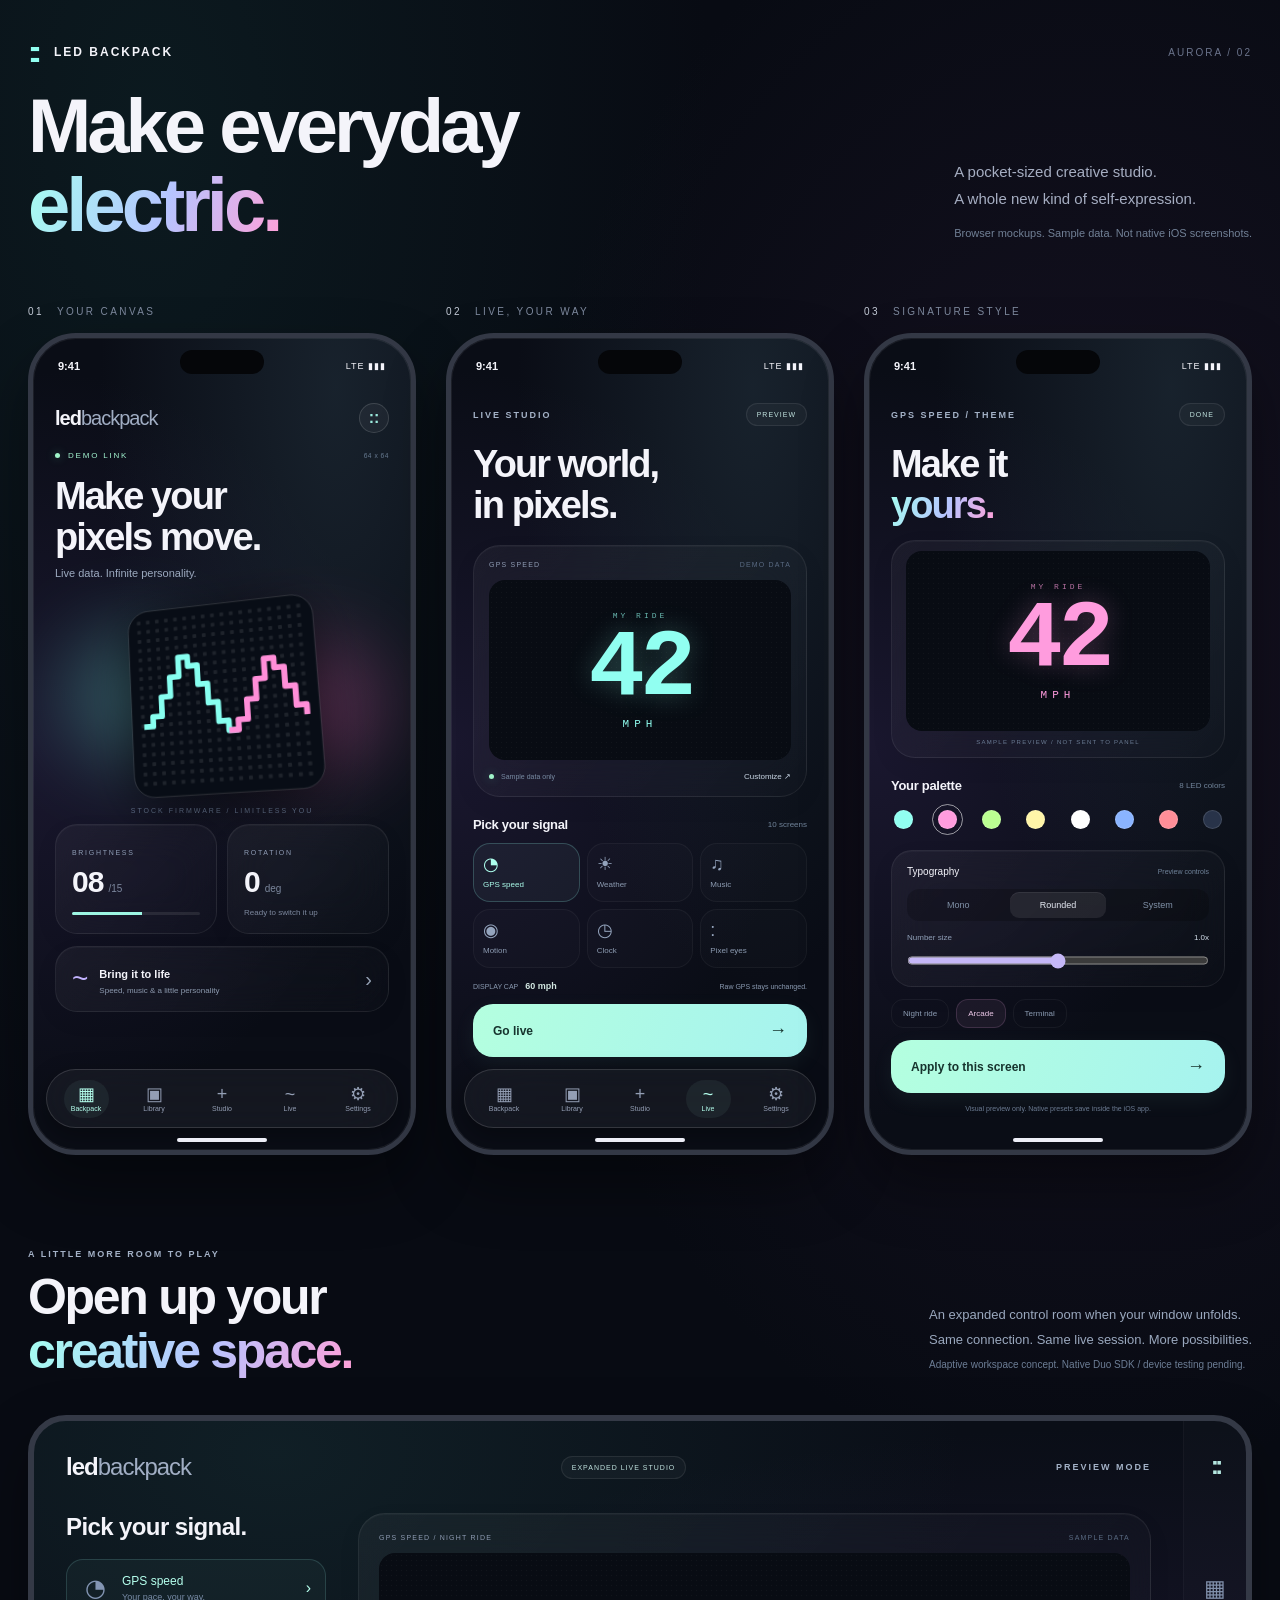
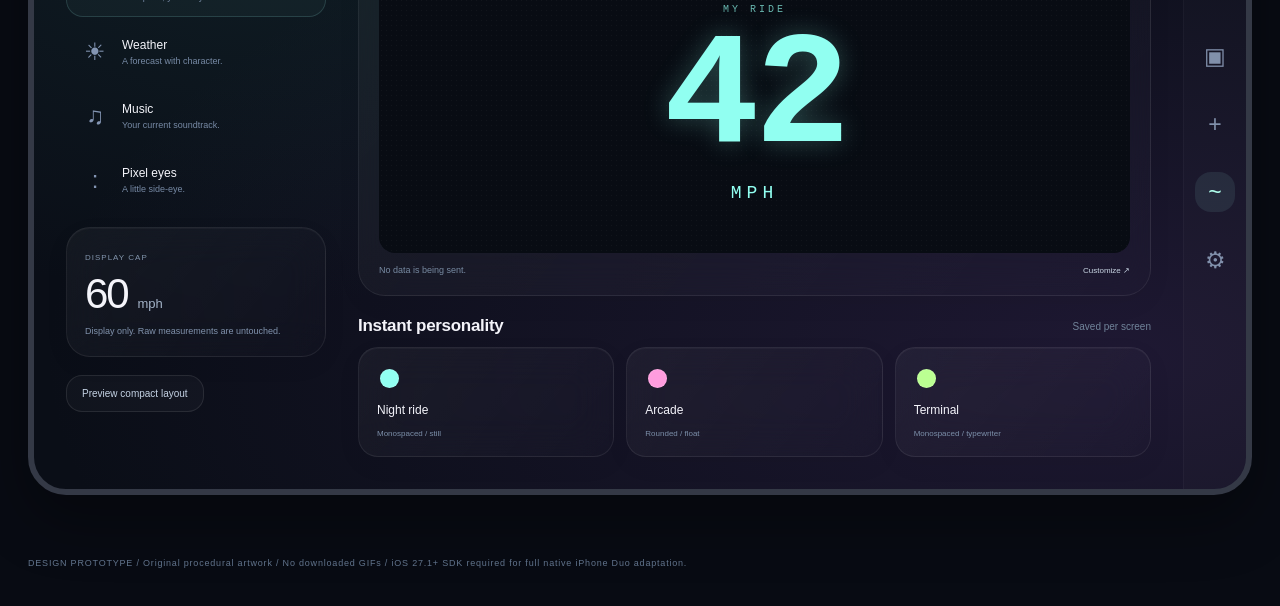
<file: ios/Prototype/index.html>
<!doctype html>
<html lang="en">
<head>
  <meta charset="utf-8">
  <meta name="viewport" content="width=device-width, initial-scale=1">
  <title>LED Backpack - Aurora design preview</title>
  <link rel="stylesheet" href="ios-prototype.css">
</head>
<body>
  <header class="masthead">
    <div class="brand"><span class="brand-icon">::</span> LED BACKPACK <span class="version">AURORA / 02</span></div>
    <div class="editorial"><h1>Make everyday<br><em>electric.</em></h1><p>A pocket-sized creative studio.<br>A whole new kind of self-expression.<br><span class="disclaimer">Browser mockups. Sample data. Not native iOS screenshots.</span></p></div>
  </header>
  <main>
    <section id="overview" aria-label="Modern iOS prototype screens">
      <article>
        <div class="screen-label"><span>01</span> YOUR CANVAS</div>
        <div class="phone backpack">
          <div class="statusbar"><b>9:41</b><i></i><span>LTE &#9646;&#9646;&#9646;</span></div>
          <div class="phone-content">
            <div class="topline"><span class="wordmark">led<span>backpack</span></span><span class="icon-orb">::</span></div>
            <div class="connection-chip"><span class="status-dot"></span> DEMO LINK <small>64 x 64</small></div>
            <h2>Make your<br>pixels move.</h2>
            <p class="intro">Live data. Infinite personality.</p>
            <div class="hero-art">
              <div class="halo one"></div><div class="halo two"></div>
              <svg viewBox="0 0 220 220" role="img" aria-label="Original neon pixel wave artwork">
                <defs><pattern id="dots" width="10" height="10" patternUnits="userSpaceOnUse"><rect x="2" y="2" width="4" height="4" rx="1" fill="#ffffff" opacity=".09"/></pattern></defs>
                <rect x="12" y="12" width="196" height="196" rx="22" fill="#080d16" stroke="#fff" stroke-opacity=".14"/>
                <rect x="20" y="20" width="180" height="180" fill="url(#dots)"/>
                <path d="M25 135h10v-10h10v-20h10V85h10V65h10v10h10v20h10v20h10v20h10v10h10" fill="none" stroke="#87fff0" stroke-width="6" stroke-linejoin="round"/>
                <path d="M115 145h10v-10h10v-20h10V95h10V75h10v10h10v20h10v20h10v10" fill="none" stroke="#ff8ed8" stroke-width="6" stroke-linejoin="round"/>
              </svg>
              <span class="art-caption">STOCK FIRMWARE / LIMITLESS YOU</span>
            </div>
            <div class="quick-grid">
              <div class="glass small"><span>BRIGHTNESS</span><strong>08<small>/15</small></strong><div class="meter"><i></i></div></div>
              <div class="glass small"><span>ROTATION</span><strong>0<small>deg</small></strong><p>Ready to switch it up</p></div>
            </div>
            <div class="glass signal-row"><span class="signal-symbol">~</span><div><b>Bring it to life</b><small>Speed, music &amp; a little personality</small></div><span>&rsaquo;</span></div>
          </div>
          <nav class="floating-tabs"><b><span>&#9638;</span>Backpack</b><span><i>&#9635;</i>Library</span><span><i>+</i>Studio</span><span><i>~</i>Live</span><span><i>&#9881;</i>Settings</span></nav>
          <div class="homebar"></div>
        </div>
      </article>
      <article>
        <div class="screen-label"><span>02</span> LIVE, YOUR WAY</div>
        <div class="phone live">
          <div class="statusbar"><b>9:41</b><i></i><span>LTE &#9646;&#9646;&#9646;</span></div>
          <div class="phone-content">
            <div class="topline"><span class="eyebrow">LIVE STUDIO</span><span class="mini-pill">PREVIEW</span></div>
            <h2>Your world,<br>in pixels.</h2>
            <div class="glass live-preview">
              <div class="card-top"><span>GPS SPEED</span><span>DEMO DATA</span></div>
              <div class="pixel-display cyan"><span class="pixel-top">MY RIDE</span><strong class="speed-digit">42</strong><span class="pixel-unit">MPH</span></div>
              <div class="preview-bottom"><span class="status-dot"></span> Sample data only <span class="customize">Customize &nearr;</span></div>
            </div>
            <div class="section-title"><h3>Pick your signal</h3><span>10 screens</span></div>
            <div class="signal-grid">
              <div class="signal active"><span>&#9684;</span><b>GPS speed</b></div>
              <div class="signal"><span>&#9728;</span><b>Weather</b></div>
              <div class="signal"><span>&#9835;</span><b>Music</b></div>
              <div class="signal"><span>&#9673;</span><b>Motion</b></div>
              <div class="signal"><span>&#9719;</span><b>Clock</b></div>
              <div class="signal"><span>:</span><b>Pixel eyes</b></div>
            </div>
            <div class="cap-note"><span>DISPLAY CAP</span><b>60 mph</b><small>Raw GPS stays unchanged.</small></div>
            <div class="primary-button">Go live <span>&rarr;</span></div>
          </div>
          <nav class="floating-tabs"><span><i>&#9638;</i>Backpack</span><span><i>&#9635;</i>Library</span><span><i>+</i>Studio</span><b><span>~</span>Live</b><span><i>&#9881;</i>Settings</span></nav>
          <div class="homebar"></div>
        </div>
      </article>
      <article>
        <div class="screen-label"><span>03</span> SIGNATURE STYLE</div>
        <div class="phone theme" id="theme-phone">
          <div class="statusbar"><b>9:41</b><i></i><span>LTE &#9646;&#9646;&#9646;</span></div>
          <div class="phone-content">
            <div class="topline"><span class="eyebrow">GPS SPEED / THEME</span><span class="mini-pill">DONE</span></div>
            <h2>Make it<br><em>yours.</em></h2>
            <div class="glass theme-preview"><div class="pixel-display pink"><span class="pixel-top">MY RIDE</span><strong class="speed-digit">42</strong><span class="pixel-unit">MPH</span></div><small>SAMPLE PREVIEW / NOT SENT TO PANEL</small></div>
            <div class="section-title"><h3>Your palette</h3><span>8 LED colors</span></div>
            <div class="palette" aria-label="Preview ink colors">
              <button data-color="#91fff1" class="swatch mint" aria-label="Cyan ink" aria-pressed="false"></button>
              <button data-color="#ff9cde" class="swatch pink selected" aria-label="Magenta ink" aria-pressed="true"></button>
              <button data-color="#bbff92" class="swatch lime" aria-label="Green ink" aria-pressed="false"></button>
              <button data-color="#fff5a8" class="swatch yellow" aria-label="Yellow ink" aria-pressed="false"></button>
              <button data-color="#ffffff" class="swatch white" aria-label="White ink" aria-pressed="false"></button>
              <button data-color="#8ab4ff" class="swatch blue" aria-label="Blue ink" aria-pressed="false"></button>
              <button data-color="#ff8e98" class="swatch red" aria-label="Red ink" aria-pressed="false"></button>
              <button data-color="#283349" class="swatch black" aria-label="Dark ink (prototype only)" aria-pressed="false"></button>
            </div>
            <div class="glass typography">
              <div class="control-heading"><b>Typography</b><span>Preview controls</span></div>
              <div class="segments"><button data-font="mono">Mono</button><button data-font="rounded" class="selected">Rounded</button><button data-font="system">System</button></div>
              <label for="type-size">Number size <output id="type-output">1.0x</output></label>
              <input id="type-size" type="range" min="0.5" max="1.5" step="0.05" value="1">
            </div>
            <div class="preset-row"><span>Night ride</span><span class="selected">Arcade</span><span>Terminal</span></div>
            <button class="primary-button" id="mock-apply">Apply to this screen <span>&rarr;</span></button>
            <p id="prototype-feedback" role="status">Visual preview only. Native presets save inside the iOS app.</p>
          </div>
          <div class="homebar"></div>
        </div>
      </article>
    </section>
    <section id="duo" aria-label="Expanded iPhone Duo workspace concept">
      <div class="duo-heading"><div><p class="eyebrow">A LITTLE MORE ROOM TO PLAY</p><h2>Open up your<br><em>creative space.</em></h2></div><p>An expanded control room when your window unfolds.<br>Same connection. Same live session. More possibilities.<br><small>Adaptive workspace concept. Native Duo SDK / device testing pending.</small></p></div>
      <div class="duo-shell">
        <div class="duo-workspace">
          <div class="duo-top"><span class="wordmark">led<span>backpack</span></span><span class="mini-pill">EXPANDED LIVE STUDIO</span><span class="eyebrow">PREVIEW MODE</span></div>
          <div class="duo-columns">
            <div class="duo-controls">
              <h3>Pick your signal.</h3>
              <div class="duo-mode active"><span>&#9684;</span><div><b>GPS speed</b><small>Your pace, your way.</small></div><span>&rsaquo;</span></div>
              <div class="duo-mode"><span>&#9728;</span><div><b>Weather</b><small>A forecast with character.</small></div></div>
              <div class="duo-mode"><span>&#9835;</span><div><b>Music</b><small>Your current soundtrack.</small></div></div>
              <div class="duo-mode"><span>:</span><div><b>Pixel eyes</b><small>A little side-eye.</small></div></div>
              <div class="glass duo-cap"><span>DISPLAY CAP</span><strong>60 <small>mph</small></strong><p>Display only. Raw measurements are untouched.</p></div>
              <button class="secondary-button" id="fold-preview">Preview compact layout</button>
            </div>
            <div class="duo-canvas">
              <div class="glass duo-main-preview"><div class="card-top"><span>GPS SPEED / NIGHT RIDE</span><span>SAMPLE DATA</span></div><div class="pixel-display cyan"><span class="pixel-top">MY RIDE</span><strong>42</strong><span class="pixel-unit">MPH</span></div><div class="preview-bottom">No data is being sent.<span>Customize &nearr;</span></div></div>
              <div class="section-title"><h3>Instant personality</h3><span>Saved per screen</span></div>
              <div class="duo-presets"><div class="glass"><i class="swatch mint"></i><b>Night ride</b><small>Monospaced / still</small></div><div class="glass"><i class="swatch pink"></i><b>Arcade</b><small>Rounded / float</small></div><div class="glass"><i class="swatch lime"></i><b>Terminal</b><small>Monospaced / typewriter</small></div></div>
            </div>
          </div>
        </div>
        <aside class="duo-rail"><b>::</b><span>&#9638;</span><span>&#9635;</span><span>+</span><span class="rail-selected">~</span><span>&#9881;</span></aside>
      </div>
    </section>
  </main>
  <footer>DESIGN PROTOTYPE / Original procedural artwork / No downloaded GIFs / iOS 27.1+ SDK required for full native iPhone Duo adaptation.</footer>
  <script src="ios-prototype.js"></script>
</body>
</html>
</file>
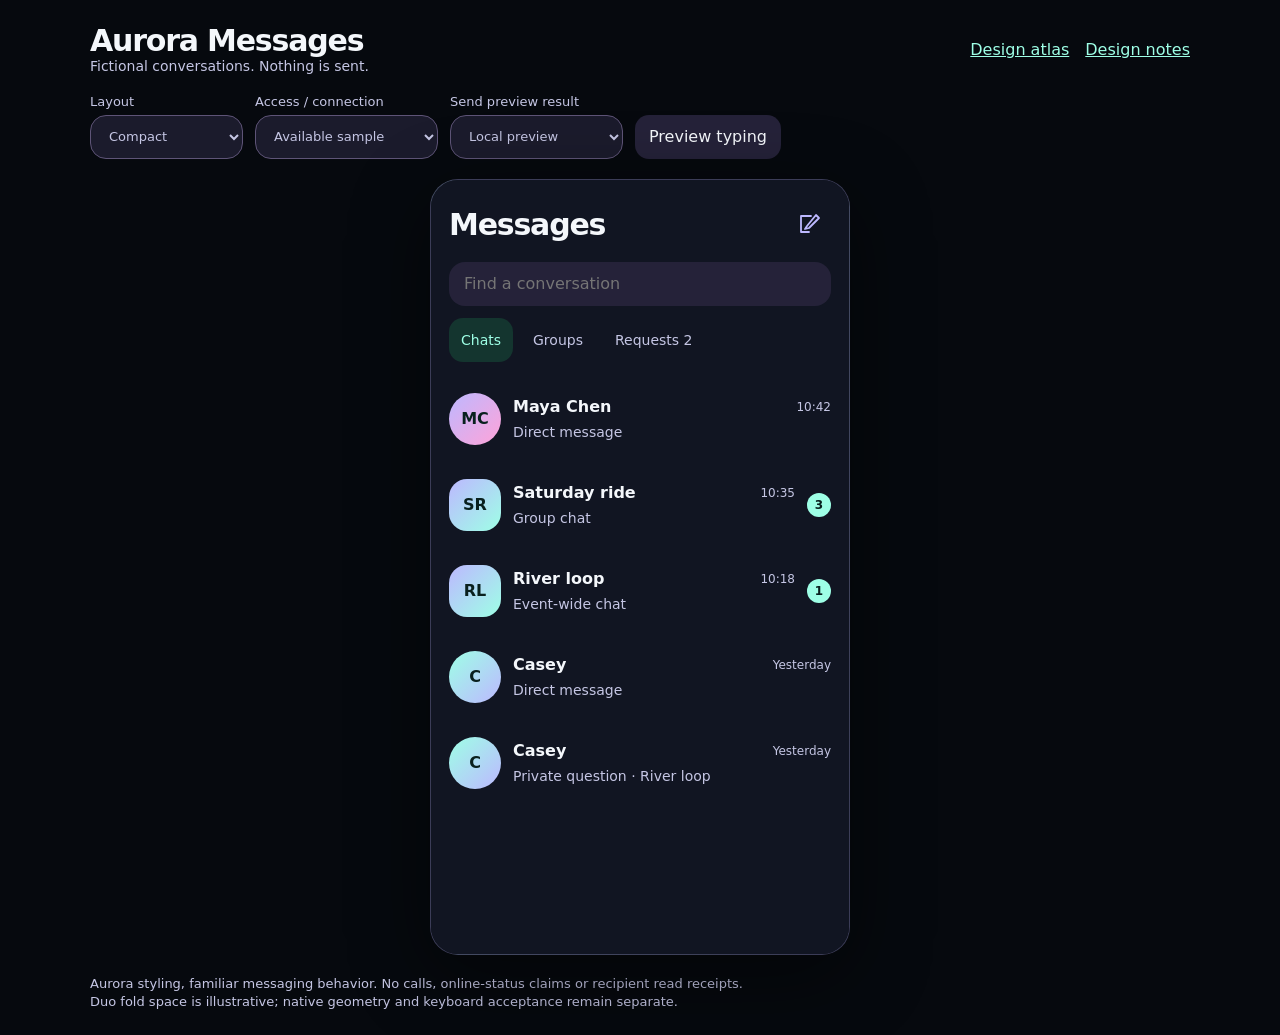
<file: research/layouts/messaging.html>
<!doctype html>
<html lang="en">
<head>
  <meta charset="utf-8">
  <meta name="viewport" content="width=device-width, initial-scale=1, interactive-widget=resizes-content">
  <title>LED Backpack - Aurora Messages</title>
  <style>
    :root{color-scheme:dark;font:16px/1.4 system-ui,sans-serif;background:#06090e;color:#f4f7fb}
    *{box-sizing:border-box}[hidden]{display:none!important}body{margin:0;padding:24px}
    button,input,textarea,select{font:inherit;color:inherit}button{cursor:pointer;min-width:44px;min-height:44px;border:0;border-radius:14px;background:#252239;padding:10px 14px}
    button:hover{background:#332d4b}button:disabled{opacity:.5;cursor:not-allowed}button:focus-visible,input:focus-visible,textarea:focus-visible,select:focus-visible,a:focus-visible{outline:3px solid #ffd18a;outline-offset:3px}
    input,textarea,select{background:#1b1b2c;border:1px solid #5e5477;border-radius:16px;min-height:44px;padding:10px 14px;min-width:0}
    a{color:#9effe6}h1,h2,p{margin:0}h1{font:800 30px/1.1 ui-rounded,system-ui,sans-serif;letter-spacing:-.04em}h2{font-size:20px}
    .studio{max-width:1100px;margin:auto}.studio-head{display:flex;flex-wrap:wrap;justify-content:space-between;align-items:center;gap:12px;margin-bottom:16px}
    .studio-head p,.caption{color:#c5c6e4;font-size:14px}.studio-head nav{display:flex;gap:16px;flex-wrap:wrap}
    .lab{display:flex;flex-wrap:wrap;gap:12px;align-items:end;margin:16px 0}.lab label{display:grid;gap:4px;font-size:13px;color:#c5c6e4}.lab select{max-width:100%}
    .device{container:messages/inline-size;width:100%;max-width:420px;margin:20px auto;background:radial-gradient(ellipse at 0% 5%,#9effe615,transparent 65%),#0b0e18;border:1px solid #bdb8ff45;border-radius:28px;overflow:hidden;box-shadow:0 20px 80px #0007}
    .device[data-layout="open"],.device[data-layout="book"]{max-width:980px}
    .app{height:min(820px,86svh);min-height:400px;display:grid;grid-template-columns:minmax(0,1fr)}
    .inbox,.thread{min-width:0;min-height:0;display:flex;flex-direction:column}.inbox{background:#111522}
    .device[data-view="thread"] .inbox{display:none}.device[data-view="list"] .thread{display:none}
    .inbox-head{padding:22px 18px 12px}.heading-row{display:flex;align-items:center;justify-content:space-between;gap:8px;margin-bottom:16px}
    .icon-button{padding:10px;display:inline-flex;align-items:center;justify-content:center;flex-shrink:0;background:transparent;color:#bdb8ff}
    .icon-button:hover{background:#bdb8ff18}.icon{width:24px;height:24px;flex-shrink:0;stroke:currentColor;fill:none;stroke-width:1.8;stroke-linecap:round;stroke-linejoin:round}
    .search{width:100%;background:#252239;border-color:transparent}.filters{display:flex;gap:8px;margin-top:12px}.filters button{font-size:14px;padding:8px 12px;min-height:44px;background:transparent;color:#c5c6e4}
    .filters button[aria-pressed="true"]{background:#14352f;color:#9effe6}
    .chat-list{flex:1;overflow:auto;overscroll-behavior:contain;padding:2px 8px 16px}
    .chat-row{display:flex;align-items:center;gap:12px;width:100%;padding:12px 10px;text-align:left;background:transparent;border-radius:18px;min-height:86px}
    .chat-row[aria-current="true"]{background:#bdb8ff16;box-shadow:inset 3px 0 #bdb8ff}.chat-row:hover{background:#ffffff08}
    .avatar{width:52px;height:52px;flex:0 0 52px;display:grid;place-items:center;border-radius:50%;font-weight:750;color:#09201e;background:linear-gradient(135deg,#9effe6,#bdb8ff);position:relative}
    .avatar.rose{background:linear-gradient(135deg,#bdb8ff,#ffa3d9)}.avatar.group{border-radius:18px;background:linear-gradient(135deg,#bdb8ff,#9effe6)}
    .row-copy{flex:1;min-width:0}.row-top{display:flex;justify-content:space-between;gap:8px;align-items:center}.row-name{font-weight:650;overflow:hidden;text-overflow:ellipsis;white-space:nowrap}
    .row-time{font-size:12px;color:#c5c6e4;flex-shrink:0}.row-preview{font-size:14px;color:#c5c6e4;overflow:hidden;text-overflow:ellipsis;white-space:nowrap;margin-top:4px}
    .unread{min-width:24px;height:24px;display:grid;place-items:center;border-radius:20px;background:#9effe6;color:#09201e;font-size:12px;font-weight:750;padding:0 6px}
    .row-context{color:#bdb8ff;font-size:12px;margin-top:3px}.empty{padding:28px 20px;text-align:center;color:#c5c6e4}.empty h2{color:#f4f7fb;margin-bottom:8px}.empty button{margin-top:16px}
    .thread-head{display:flex;align-items:center;gap:10px;padding:12px;background:#141725;border-bottom:1px solid #bdb8ff25;flex-shrink:0;min-height:80px}
    .thread-head .avatar{width:40px;height:40px;flex-basis:40px;font-size:14px}.thread-title{flex:1;min-width:0}.thread-title h2{font-size:17px;overflow:hidden;text-overflow:ellipsis;white-space:nowrap}.thread-title p{font-size:12px;color:#c5c6e4;margin-top:3px}
    .banner{padding:10px 16px;font-size:14px;color:#ffd18a;background:#342616;border-bottom:1px solid #ffd18a40}
    .history{flex:1;min-height:0;overflow:auto;overscroll-behavior:contain;padding:20px 14px;scroll-padding-bottom:16px}
    .day{text-align:center;font-size:12px;color:#c5c6e4;margin-bottom:20px}
    .message{display:flex;flex-direction:column;align-items:flex-start;margin:8px 0;gap:4px}.message.mine{align-items:flex-end}
    .sender{font-size:12px;color:#c5c6e4;padding:0 12px}
    .bubble{min-width:0;min-height:44px;max-width:min(86%,460px);padding:11px 15px;border-radius:20px 20px 20px 6px;background:#252239;white-space:pre-wrap;overflow-wrap:anywhere;line-height:1.45}
    .mine .bubble{background:#9effe6;color:#09201e;border-radius:20px 20px 6px 20px}
    .stamp{font-size:11px;color:#c5c6e4;margin:0 10px}.attempt{display:flex;align-items:center;gap:6px;max-width:100%;flex-wrap:wrap;font-size:12px;color:#ffd18a}
    .attempt button{font-size:12px;color:#ffd18a;background:transparent;text-decoration:underline}
    .composer{padding:12px 12px max(12px,env(safe-area-inset-bottom));background:#141725;border-top:1px solid #bdb8ff25;flex-shrink:0}
    .composer-row{display:flex;align-items:end;gap:8px}.composer textarea{resize:none;flex:1;width:0;min-height:46px;max-height:120px;border-radius:22px;padding:11px 14px;line-height:22px}
    .send{background:#9effe6;color:#09201e;border-radius:50%;padding:11px}.send:hover{background:#b4ffed}.send .icon{width:22px;height:22px}
    .draft-attachment{display:flex;align-items:center;gap:12px;margin-bottom:10px;font-size:13px}.art{width:84px;height:70px;display:grid;place-items:center;background:#06090e;border-radius:12px;overflow:hidden}.art svg{width:100%;height:100%}
    .request-card{margin:16px;padding:20px;background:#252239;border:1px solid #bdb8ff50;border-radius:22px}.request-card h2{margin-bottom:8px}.request-card p{color:#c5c6e4;font-size:14px}.request-actions{display:flex;flex-wrap:wrap;gap:8px;margin-top:16px}.primary{background:#9effe6;color:#09201e}.danger{color:#ffb4b4}
    .typing{padding:0 24px 12px;color:#c5c6e4;font-size:13px}.typing i{display:inline-block;width:5px;height:5px;background:#bdb8ff;border-radius:50%;margin:0 2px;animation:breath 1.2s ease-in-out infinite}.typing i:nth-child(2){animation-delay:.15s}.typing i:nth-child(3){animation-delay:.3s}
    @keyframes breath{50%{transform:translateY(-3px)}}@keyframes arrive{from{transform:translateY(8px) scale(.98)}to{transform:none}}
    .message.enter .bubble{animation:arrive .22s cubic-bezier(.16,1,.3,1)}
    .status{font-size:13px;color:#c5c6e4;min-height:20px;padding:0 4px;margin-top:6px;overflow-wrap:anywhere}
    .room-empty{display:flex;align-items:center;justify-content:center;height:100%;padding:24px;text-align:center;color:#c5c6e4}
    dialog{max-width:min(460px,calc(100vw - 32px));width:100%;max-height:85svh;overflow:auto;background:#141725;color:#f4f7fb;border:1px solid #bdb8ff66;border-radius:24px;padding:20px}
    dialog::backdrop{background:#06090ecf}dialog .heading-row{margin-bottom:16px}dialog p{color:#c5c6e4;margin:10px 0;font-size:14px}dialog input,dialog textarea{width:100%;margin-bottom:12px}dialog .dialog-list{display:grid;gap:8px}dialog button.choice{width:100%;display:flex;align-items:center;gap:12px;text-align:left;background:#252239}
    .art-grid{display:grid;grid-template-columns:repeat(2,minmax(0,1fr));gap:12px}.art-grid button{padding:0;background:#06090e;min-height:130px}.art-grid svg{display:block;width:100%;height:130px}
    .sr-only{position:absolute;width:1px;height:1px;margin:-1px;overflow:hidden;clip-path:inset(50%);white-space:nowrap}
    .foot{font-size:13px;color:#c5c6e4;margin-top:16px;max-width:80ch}
    @container messages (min-width:720px){.app{grid-template-columns:300px minmax(0,1fr)}.device[data-layout="book"] .app{column-gap:40px}.device[data-layout="book"]{background:#06090e}.device .inbox,.device .thread{display:flex!important}.back{display:none}.inbox{border-right:1px solid #bdb8ff25}}
    @media(max-width:600px){body{padding:12px}.studio-head h1{font-size:24px}.lab{gap:8px}.lab label{flex:1;min-width:135px}.lab select{width:100%}.device{margin:12px auto}.app{height:80svh;min-height:360px}.thread-head{gap:6px;padding:10px 6px}.thread-head .avatar{display:none}}
    @media(prefers-reduced-motion:reduce){*,*::before,*::after{animation:none!important;transition:none!important;scroll-behavior:auto!important}}
    @media(prefers-reduced-transparency:reduce){.device{background:#0b0e18}.avatar,.avatar.rose,.avatar.group{background:#bdb8ff}}
    @media(prefers-contrast:more){.bubble,.chat-row,.composer textarea{border:1px solid #bdb8ff}.mine .bubble{border-color:#09201e}}
  </style>
</head>
<body>
  <main class="studio">
    <header class="studio-head">
      <div><h1>Aurora Messages</h1><p>Fictional conversations. Nothing is sent.</p></div>
      <nav aria-label="Design references"><a href="design-atlas.html">Design atlas</a><a href="../documentation/messaging-design.md">Design notes</a></nav>
    </header>
    <div class="lab" aria-label="Prototype controls">
      <label>Layout<select id="layout"><option value="compact">Compact</option><option value="open">Duo open</option><option value="book">Duo book study</option></select></label>
      <label>Access / connection<select id="connection"><option value="normal">Available sample</option><option value="offline">Offline</option><option value="readonly">Sending unavailable</option><option value="revoked">Access revoked</option></select></label>
      <label>Send preview result<select id="outcome"><option value="preview">Local preview</option><option value="failed">Failed</option><option value="uncertain">Outcome unknown</option></select></label>
      <button id="typing-sample" type="button">Preview typing</button>
    </div>
    <section class="device" id="device" data-layout="compact" data-view="list" aria-label="Interactive messaging design">
      <div class="app">
        <section class="inbox" aria-label="Conversation inbox">
          <div class="inbox-head">
            <div class="heading-row"><h1 id="inbox-title" tabindex="-1">Messages</h1><button class="icon-button" id="new-message" aria-label="New message"></button></div>
            <input id="search" class="search" type="search" placeholder="Find a conversation" aria-label="Search loaded conversations">
            <div class="filters" aria-label="Conversation filters">
              <button data-filter="all" aria-pressed="true">Chats</button><button data-filter="groups" aria-pressed="false">Groups</button><button data-filter="requests" aria-pressed="false">Requests <span id="request-count">2</span></button>
            </div>
          </div>
          <div class="chat-list" id="chat-list"></div>
        </section>
        <section class="thread" aria-label="Selected conversation">
          <div class="room-empty" id="room-empty"><div><h2>Your conversations</h2><p>Choose someone to pick up the thread.</p></div></div>
          <div id="thread-content" hidden style="display:flex;flex-direction:column;min-height:0;height:100%">
            <header class="thread-head">
              <button id="back" class="icon-button back" aria-label="Back to conversations"></button>
              <div id="thread-avatar" class="avatar" aria-hidden="true"></div>
              <div class="thread-title"><h2 id="thread-title" tabindex="-1"></h2><p id="thread-context"></p></div>
              <button id="thread-info" class="icon-button" aria-label="Conversation details"></button>
              <button id="thread-actions" class="icon-button" aria-label="Conversation actions"></button>
            </header>
            <p class="banner" id="banner" hidden></p>
            <div class="history" id="history" role="log" aria-label="Conversation messages" aria-live="off"></div>
            <div class="typing" id="typing" hidden></div>
            <div class="request-card" id="request-card" hidden></div>
            <form class="composer" id="composer" aria-label="Message composer">
              <div class="draft-attachment" id="attachment" hidden></div>
              <div class="composer-row">
                <button class="icon-button" id="add" type="button" aria-label="Add an attachment"></button>
                <label for="message" class="sr-only">Message</label><textarea id="message" rows="1" maxlength="4000" placeholder="Message"></textarea>
                <button class="send" id="send" aria-label="Send preview" type="submit"></button>
              </div>
              <p class="status" id="status" role="status" aria-live="polite"></p>
            </form>
          </div>
        </section>
      </div>
    </section>
    <p class="foot">Aurora styling, familiar messaging behavior. No calls, online-status claims or recipient read receipts. Duo fold space is illustrative; native geometry and keyboard acceptance remain separate.</p>
    <dialog id="dialog" aria-labelledby="dialog-title">
      <div class="heading-row"><h2 id="dialog-title"></h2><button class="icon-button" id="close-dialog" aria-label="Close dialog"></button></div>
      <div id="dialog-body"></div>
    </dialog>
  </main>
  <script>
    'use strict';
    const $=id=>document.getElementById(id);
    const paths={compose:'M12 20H4V4h10M10 14l9-11 3 3-10 10-4 1z',back:'M15 5l-7 7 7 7',info:'M12 11v6M12 7h.01M22 12a10 10 0 1 1-20 0 10 10 0 0 1 20 0',more:'M5 12h.01M12 12h.01M19 12h.01',plus:'M12 5v14M5 12h14',send:'M12 20V4M5 11l7-7 7 7',close:'M6 6l12 12M18 6L6 18',group:'M16 21v-2a4 4 0 0 0-4-4H6a4 4 0 0 0-4 4v2M13 7a4 4 0 1 1-8 0 4 4 0 0 1 8 0M22 21v-2a4 4 0 0 0-3-4M17 3a4 4 0 0 1 0 8'};
    function node(tag,text){const el=document.createElement(tag);if(text)el.textContent=text;return el}
    function icon(name){const el=document.createElementNS('http://www.w3.org/2000/svg','svg');el.setAttribute('viewBox','0 0 24 24');el.setAttribute('class','icon');el.setAttribute('aria-hidden','true');const path=document.createElementNS(el.namespaceURI,'path');path.setAttribute('d',paths[name]);el.append(path);return el}
    for(const [id,name] of [['new-message','compose'],['back','back'],['thread-info','info'],['thread-actions','more'],['add','plus'],['send','send'],['close-dialog','close']])$(id).append(icon(name));
    const rooms=[
      {id:'direct-maya',name:'Maya Chen',initials:'MC',kind:'direct',tone:'rose',time:'10:42',messages:[['them','Maya','Did you finish the pixel wave?'],['me','You','Almost. Going with mint and pink.'],['them','Maya','That is going to look so good at the meetup.']]},
      {id:'room-ride',name:'Saturday ride',initials:'SR',kind:'group',unread:3,time:'10:35',messages:[['them','Morgan','Coffee before we head out?'],['them','Ari','Riverside works for me.'],['me','You','Sounds good. I will set up the backpack before we leave.']]},
      {id:'room-event',name:'River loop',initials:'RL',kind:'event',unread:1,time:'10:18',messages:[['them','Casey','Route review is ready in the event.'],['them','Morgan','Thanks! I will look before confirming.']]},
      {id:'direct-casey',name:'Casey',initials:'C',kind:'direct',time:'Yesterday',messages:[['them','Casey','What colors are you using this weekend?']]},
      {id:'organizer-casey',name:'Casey',initials:'C',kind:'organizer',time:'Yesterday',messages:[['me','You','Can I ask about the River loop meeting point?'],['them','Casey','Of course. This question stays private, separate from the event room.']]},
      {id:'request-jamie',name:'Jamie',initials:'J',kind:'request',pending:true,tone:'rose',time:'Request',messages:[['them','Jamie','Can I ask about your pixel setup?']]},
      {id:'invite-makers',name:'Pixel makers',initials:'PM',kind:'invitation',pending:true,unread:0,time:'Invitation',messages:[]},
    ].map(r=>({...r,loaded:false,canSend:!r.pending,messages:r.messages.map((m,i)=>({id:`${r.id}-${i}`,side:m[0],sender:m[1],text:m[2],status:'example'}))}));
    const drafts=new Map(),attempts=new Map(),typingUntil=new Map();
    let selected=null,filter='all',newestMessage=null,dialogReturnFocus=null;
    const current=()=>rooms.find(r=>r.id===selected);
    const context=r=>({direct:'Direct message',group:'Group chat',event:'Event-wide chat',organizer:'Private question · River loop',request:r.pending?'Message request':'Accepted request',invitation:'Group invitation'}[r.kind]);
    const available=()=>$('connection').value!=='revoked';
    function draft(r=current()){if(!drafts.has(r.id))drafts.set(r.id,{text:'',attachment:null});return drafts.get(r.id)}
    function pendingAttempt(r=current()){return attempts.get(r.id)}
    function writable(r=current()){return Boolean(r&&available()&&r.canSend&&!r.pending&&!r.closed&&$('connection').value==='normal')}
    function allowed(r=current()){return writable(r)&&!pendingAttempt(r)}
    function avatar(r){const el=node('div',r.initials);el.className='avatar '+(r.tone||'')+(['group','event','invitation'].includes(r.kind)?' group':'');el.setAttribute('aria-hidden','true');return el}
    function preview(r){
      if(drafts.get(r.id)?.text)return 'Draft · '+drafts.get(r.id).text;
      if(r.loaded&&r.messages.length){const m=r.messages.at(-1);return (m.side==='me'?'You: ':'')+(m.text||'Artwork');}
      return context(r);
    }
    function renderList(){
      const list=$('chat-list');list.replaceChildren();
      $('request-count').textContent=available()?String(rooms.filter(r=>r.pending&&!r.closed).length):'';
      $('new-message').disabled=!available();$('search').disabled=!available();
      document.querySelector('.filters').hidden=!available();
      for(const b of document.querySelectorAll('[data-filter]'))b.setAttribute('aria-pressed',String(b.dataset.filter===filter));
      if(!available()){list.append(node('p','Conversation access changed. Recheck authorization before loading private content.'));return}
      const query=$('search').value.toLocaleLowerCase().trim();
      const shown=rooms.filter(r=>!r.closed&&(filter==='requests'?r.pending:!r.pending&&(filter!=='groups'||['group','event'].includes(r.kind))))
        .filter(r=>(r.name+' '+context(r)).toLocaleLowerCase().includes(query));
      if(!shown.length){const empty=node('div');empty.className='empty';empty.append(node('h2',query?'No matches':'Nothing here yet'),node('p',query?'Try another name.':'Your conversations will appear here.'));list.append(empty);return}
      for(const r of shown){
        const row=node('button');row.type='button';row.className='chat-row';row.dataset.room=r.id;row.setAttribute('aria-current',String(r.id===selected));
        row.setAttribute('aria-label',`${r.name}, ${context(r)}${r.unread?', '+r.unread+' unread':''}`);
        const copy=node('div');copy.className='row-copy';const top=node('div');top.className='row-top';
        const name=node('span',r.name);name.className='row-name';const time=node('span',r.time);time.className='row-time';top.append(name,time);
        const snippet=node('p',preview(r));snippet.className='row-preview';copy.append(top,snippet);
        if(r.loaded&&['organizer','event'].includes(r.kind)){const label=node('p',context(r));label.className='row-context';copy.append(label)}
        row.append(avatar(r),copy);
        if(r.unread>0){const count=node('span',String(r.unread));count.className='unread';count.setAttribute('aria-hidden','true');row.append(count)}
        row.onclick=()=>select(r.id);list.append(row);
      }
    }
    function select(id,compose=false){
      const r=rooms.find(r=>r.id===id);if(!r||!available()||r.closed)return;
      selected=id;r.loaded=true;
      if(['group','event'].includes(r.kind))r.unread=0;
      $('device').dataset.view='thread';renderList();renderThread();
      if(compose&&!r.pending)$('message').focus();else $('thread-title').focus();
    }
    function artwork(index){
      const svg=document.createElementNS('http://www.w3.org/2000/svg','svg');svg.setAttribute('viewBox','0 0 64 64');svg.setAttribute('aria-hidden','true');
      for(let y=0;y<16;y++)for(let x=0;x<16;x++){
        const lit=index%2?Math.abs(Math.hypot(x-7.5,y-7.5)-5)<1.2:Math.abs(y-(7+3*Math.sin(x*.55+index)))<1.2;
        if(!lit)continue;const pixel=document.createElementNS(svg.namespaceURI,'rect');pixel.setAttribute('x',x*4);pixel.setAttribute('y',y*4);pixel.setAttribute('width','3');pixel.setAttribute('height','3');pixel.setAttribute('fill',x<6?'#9effe6':x<11?'#bdb8ff':'#ffa3d9');svg.append(pixel);
      }
      return svg;
    }
    function renderMessages(){
      const r=current(),history=$('history');history.replaceChildren();
      if(!r||!available())return;
      const day=node('div','Sample conversation');day.className='day';history.append(day);
      if(!r.messages.length&&!r.pending){const empty=node('p','No messages yet. Say hello.');empty.className='empty';history.append(empty)}
      for(const m of r.messages){
        const row=node('div');row.className='message'+(m.side==='me'?' mine':'')+(m.id===newestMessage?' enter':'');row.dataset.message=m.id;
        if(m.side==='them'&&['group','event'].includes(r.kind)){const sender=node('span',m.sender);sender.className='sender';row.append(sender)}
        const bubble=node('div',m.text);bubble.className='bubble';
        if(m.attachment){const art=node('div');art.className='art';art.append(artwork(m.attachment.index));bubble.prepend(art)}
        row.append(bubble);
        if(['failed','uncertain'].includes(m.status)){
          const attempt=node('div');attempt.className='attempt';attempt.append(node('span',m.status==='failed'?'Not sent':'Outcome unknown'));
          const retry=node('button','Retry same message');retry.type='button';retry.disabled=!writable(r);retry.onclick=()=>retryMessage(r.id,m.id);attempt.append(retry);row.append(attempt);
        }else if(m.side==='me'){const stamp=node('span',m.status==='preview'?'Preview only':'Saved on server · sample');stamp.className='stamp';row.append(stamp)}
        history.append(row);
      }
      newestMessage=null;history.scrollTop=history.scrollHeight;
    }
    function renderRequest(){
      const r=current(),card=$('request-card');card.hidden=!r?.pending||!available();card.replaceChildren();
      if(card.hidden)return;
      const invitation=r.kind==='invitation';
      card.append(node('h2',invitation?'Join Pixel makers?':'Allow messages?'),node('p',invitation?'Invited by Morgan. Earlier messages are not shared.':'Accepting allows this conversation, not friendship or library access.'));
      const actions=node('div');actions.className='request-actions';
      const respond=accept=>{
        if(!available()||$('connection').value!=='normal'||selected!==r.id||!r.pending||r.closed){
          $('banner').textContent='Request access changed. No choice applied.';$('banner').hidden=false;return;
        }
        if(accept){r.pending=false;r.canSend=true;if(invitation){r.kind='group';r.messages=[]}}
        else{r.closed=true;selected=null;$('device').dataset.view='list'}
        renderList();renderThread();
        if(accept)$('status').textContent='Preview choice only. No permission changed on a server.';
      };
      const accept=node('button',invitation?'Join group':'Accept');accept.className='primary';accept.type='button';
      accept.disabled=$('connection').value!=='normal';
      accept.onclick=()=>respond(true);
      const decline=node('button','Decline');decline.type='button';decline.onclick=()=>respond(false);
      decline.disabled=$('connection').value!=='normal';
      actions.append(accept,decline);card.append(actions);
    }
    function renderTyping(){
      const r=current(),show=r&&!r.pending&&available()&&$('connection').value==='normal'&&(typingUntil.get(r.id)||0)>Date.now();
      $('typing').hidden=!show;$('typing').replaceChildren();
      if(show){$('typing').append(document.createTextNode('Sample typing '));for(let i=0;i<3;i++)$('typing').append(node('i'))}
    }
    function renderAttachment(){
      const d=current()?draft():null,host=$('attachment');host.hidden=!d?.attachment;host.replaceChildren();
      if(host.hidden)return;
      const art=node('div');art.className='art';art.append(artwork(d.attachment.index));
      const remove=node('button');remove.type='button';remove.className='icon-button';remove.setAttribute('aria-label','Remove unsent artwork');remove.append(icon('close'));
      remove.onclick=()=>{d.attachment=null;renderAttachment();updateComposer()};host.append(art,node('span','Not shared until Send'),remove);
    }
    function fitComposer(){const input=$('message');input.style.height='auto';input.style.height=Math.min(120,input.scrollHeight)+'px'}
    function updateComposer(){
      const r=current();if(!r)return;
      const locked=r.pending||r.closed||!available()||Boolean(pendingAttempt(r))||$('connection').value==='readonly';
      $('message').disabled=locked;$('add').disabled=!allowed(r)||r.kind==='request';
      $('send').disabled=!allowed(r)||(!draft(r).text.trim()&&!draft(r).attachment);
      $('composer').hidden=r.pending||!available();fitComposer();
      const banner=$('banner');
      const message=!available()?'Access changed. Recheck permissions.':$('connection').value==='offline'?'Offline. Your draft is kept.':$('connection').value==='readonly'?'Sending is unavailable in this conversation.':pendingAttempt(r)?'Resolve the earlier attempt before sending another.':'';
      banner.textContent=message;banner.hidden=!message;
    }
    function renderThread(){
      const r=current();$('room-empty').hidden=Boolean(r);$('thread-content').hidden=!r;
      if(!r)return;
      $('thread-title').textContent=available()?r.name:'Messages';$('thread-context').textContent=available()?context(r):'Access unavailable';
      $('thread-avatar').textContent=available()?r.initials:'';$('thread-avatar').hidden=!available();
      $('thread-info').disabled=!available();$('thread-actions').disabled=!available();
      $('message').value=draft(r).text;$('status').textContent='';
      renderMessages();renderRequest();renderTyping();renderAttachment();updateComposer();
    }
    function validText(text){for(const c of text)if(c.length===1&&c.charCodeAt(0)>=0xd800&&c.charCodeAt(0)<=0xdfff)return false;return true}
    function send(event){
      event.preventDefault();const r=current();if(!allowed(r)){$('status').textContent='Sending is unavailable. Your draft is kept.';return}
      const d=draft(r),text=d.text.trim();
      if((!text&&!d.attachment)||text.length>4000||!validText(text)){$('status').textContent='Use a message or artwork, up to 4,000 valid UTF-16 units.';return}
      const attachment=d.attachment?Object.freeze({...d.attachment}):null;
      const intent=Object.freeze({id:crypto.randomUUID(),context:r.id,text,attachment,bytes:JSON.stringify({context:r.id,text,attachment})});
      const status=$('outcome').value;attempts.set(r.id,intent);
      r.messages.push({id:intent.id,side:'me',sender:'You',text,attachment,status});newestMessage=intent.id;
      if(status==='preview')attempts.delete(r.id);
      drafts.set(r.id,{text:'',attachment:null});$('message').value='';
      renderMessages();renderAttachment();updateComposer();renderList();
      $('status').textContent=status==='preview'?'Local preview only. Nothing sent.':status==='failed'?'Not sent. Retry keeps the same message.':'Outcome unknown. Do not send a replacement.';
      if(!pendingAttempt(r))$('message').focus();
    }
    function retryMessage(roomId,id){
      const r=rooms.find(r=>r.id===roomId),intent=attempts.get(roomId);
      if(!intent||intent.id!==id||!writable(r)){$('status').textContent='Retry unavailable. Keep this attempt until access is checked.';return}
      const message=r.messages.find(m=>m.id===id);
      if(!message)throw Error('Retry message is missing.');
      if(JSON.stringify({context:roomId,text:message.text,attachment:message.attachment})!==intent.bytes)throw Error('Retry payload changed.');
      message.status=$('outcome').value;
      if(message.status==='preview')attempts.delete(roomId);
      renderMessages();updateComposer();$('status').textContent='Retried the same local preview ID and payload. Nothing sent.';
    }
    function openDialog(title,build){
      dialogReturnFocus=document.activeElement;$('dialog-title').textContent=title;$('dialog-body').replaceChildren();build($('dialog-body'));$('dialog').showModal();
    }
    function closeDialog(){$('dialog').close();if(dialogReturnFocus?.isConnected)dialogReturnFocus.focus()}
    $('close-dialog').onclick=closeDialog;
    $('dialog').addEventListener('keydown',event=>{if(event.key==='Escape'){event.preventDefault();closeDialog()}});
    $('new-message').onclick=()=>openDialog('New message',body=>{
      body.append(node('p','People you can message in this sample.'));
      const list=node('div');list.className='dialog-list';
      for(const r of rooms.filter(r=>r.kind==='direct'&&!r.closed)){const button=node('button',r.name);button.className='choice';button.prepend(avatar(r));button.onclick=()=>{closeDialog();select(r.id,true)};list.append(button)}body.append(list);
    });
    $('thread-info').onclick=()=>openDialog('Conversation details',body=>{
      const r=current();body.append(node('h2',r.name),node('p',context(r)),node('p','Messages are server-encrypted, not end-to-end encrypted. Server acceptance does not mean delivered or read.'));
      if(['group','event'].includes(r.kind))body.append(node('p','Unread counts describe your own position in this room, never another person’s read status.'));
      if(r.kind==='organizer')body.append(node('p','This private question is separate from the event-wide room and your ordinary direct messages.'));
    });
    $('thread-actions').onclick=()=>openDialog('Conversation actions',body=>{
      body.append(node('p','Preview the existing native actions. Nothing is applied here.'));
      const list=node('div');list.className='dialog-list';
      const actions=['Notification preferences','Report a message',
        ['group','event'].includes(current().kind)?'Room members':'Block person'];
      for(const text of actions){
        const button=node('button',text);button.className='choice';
        button.onclick=()=>{body.replaceChildren(node('h2',text),node('p',text==='Report a message'?'Native integration must select a currently accessible message and collect your explicit report. No report was submitted.':text==='Block person'?'Blocking is separate from reporting and closing. No block was applied.':text==='Room members'?'Use the authorized native room roster to choose a person. No membership changed.':'Only your alerts for this conversation change. No setting was saved.'))};list.append(button);
      }
      body.append(list);
    });
    $('add').onclick=()=>{
      if(!allowed()||current().kind==='request')return;
      const roomId=selected;
      openDialog('Add artwork',body=>{
        body.append(node('p','Private unsent artwork. No public submission.'));
        const grid=node('div');grid.className='art-grid';
        for(let i=0;i<4;i++){const button=node('button');button.setAttribute('aria-label',`Choose illustrative artwork ${i+1}`);button.append(artwork(i));
          button.onclick=()=>{
            if(selected!==roomId||!allowed()){closeDialog();return}
            draft().attachment={id:crypto.randomUUID(),index:i};closeDialog();renderAttachment();updateComposer();$('message').focus()
          };grid.append(button)}
        body.append(grid);
      });
    };
    $('back').onclick=()=>{$('device').dataset.view='list';const row=[...document.querySelectorAll('[data-room]')].find(e=>e.dataset.room===selected);(row||$('inbox-title')).focus()};
    $('search').addEventListener('input',renderList);
    for(const b of document.querySelectorAll('[data-filter]'))b.onclick=()=>{filter=b.dataset.filter;renderList()};
    $('message').addEventListener('input',()=>{draft().text=$('message').value;updateComposer();renderList()});
    $('message').addEventListener('keydown',event=>{if(event.key==='Enter'&&(event.ctrlKey||event.metaKey)&&!event.isComposing){event.preventDefault();$('composer').requestSubmit()}});
    $('composer').addEventListener('submit',send);
    $('layout').onchange=()=>{$('device').dataset.layout=$('layout').value};
    $('connection').onchange=()=>{
      if(!available()){
        typingUntil.clear();$('search').value='';$('attachment').replaceChildren();
        if($('dialog').open)closeDialog();$('dialog-body').replaceChildren();
        for(const d of drafts.values())d.attachment=null;
      }
      renderList();renderThread();
    };
    $('typing-sample').onclick=()=>{
      const r=current();if(!r||!allowed(r))return;
      const expiry=Date.now()+6000;typingUntil.set(r.id,expiry);renderTyping();
      setTimeout(()=>{if(typingUntil.get(r.id)===expiry){typingUntil.delete(r.id);renderTyping()}},6000);
    };
    renderList();
  </script>
</body>
</html>
</file>
<file: ios/Prototype/ios-prototype.css>
*{box-sizing:border-box}html{scroll-behavior:smooth}body{margin:0;color:#f4f4fa;background:#080b13;font-family:-apple-system,BlinkMacSystemFont,"Segoe UI",sans-serif;background-image:radial-gradient(ellipse at 12% 6%,#143c3c4d,transparent 35%),radial-gradient(ellipse at 85% 30%,#3b214847,transparent 38%)}button,input{font:inherit}button{cursor:pointer}button:focus-visible,input:focus-visible{outline:2px solid #91fff1;outline-offset:5px}.masthead,main,footer{max-width:1280px;margin:auto}.masthead{padding:42px 28px 20px}.brand{display:flex;align-items:center;gap:12px;font-size:12px;font-weight:650;letter-spacing:2px}.brand-icon{font-size:30px;color:#91fff1;line-height:20px;letter-spacing:-6px;padding-right:6px}.version{margin-left:auto;color:#6b748c;font-size:10px;font-weight:400}.editorial{display:flex;justify-content:space-between;align-items:flex-end;gap:30px;padding:24px 0 20px}h1{font-size:clamp(44px,6vw,76px);line-height:1.04;font-weight:640;letter-spacing:-4px;margin:0}em{font-style:normal;background:linear-gradient(110deg,#a5fff0,#b6c4ff 55%,#ffa0d8);background-clip:text;-webkit-background-clip:text;color:transparent}.editorial p{font-size:15px;line-height:1.8;color:#a6aec2;margin:0}.disclaimer{font-size:11px;color:#718096;display:block;margin-top:12px}main{padding:0 28px}#overview{display:grid;grid-template-columns:repeat(3,minmax(0,1fr));gap:30px;padding:10px 0 60px}.screen-label{font-size:10px;letter-spacing:2.4px;color:#7e899e;margin:12px 0 16px}.screen-label>span{color:#c4cbd7;margin-right:8px}.phone{position:relative;min-width:0;height:822px;border:5px solid #333845;border-radius:48px;overflow:hidden;background:radial-gradient(ellipse at 80% 6%,#24344088,transparent 55%),radial-gradient(ellipse at 0% 50%,#28204488,transparent 65%),#0a0d16;box-shadow:0 30px 60px #0006,inset 0 0 0 1px #ffffff12}.statusbar{height:55px;display:flex;align-items:center;justify-content:space-between;padding:0 25px;position:relative;font-size:11px}.statusbar>i{position:absolute;left:calc(50% - 42px);top:12px;width:84px;height:24px;background:#050609;border-radius:18px}.statusbar>span{font-size:9px;letter-spacing:1px}.phone-content{height:calc(100% - 55px);padding:10px 22px 92px;overflow:hidden}.topline{display:flex;justify-content:space-between;align-items:center;gap:8px;margin:0 0 18px}.wordmark{font-size:20px;font-weight:750;letter-spacing:-1px}.wordmark>span{font-weight:400;color:#a1aec4}.icon-orb{height:30px;width:30px;border:1px solid #ffffff24;background:#ffffff0b;display:grid;place-items:center;border-radius:50%;font-weight:700;color:#9beadd}.eyebrow{font-size:9px;letter-spacing:2px;color:#a4b2c7;font-weight:550}.connection-chip{display:flex;align-items:center;gap:8px;color:#a3f4d0;font-size:8px;letter-spacing:1.8px}.connection-chip small{color:#677a91;letter-spacing:.5px;margin-left:auto}.status-dot{height:5px;width:5px;border-radius:50%;background:#a0f4c9;display:inline-block;box-shadow:0 0 10px #80ffc55c}h2{font-size:38px;line-height:1.07;font-weight:650;letter-spacing:-1.9px;margin:16px 0 8px}.intro{font-size:11px;color:#9daac0;margin:10px 0 0}.hero-art{position:relative;height:245px;display:flex;flex-direction:column;align-items:center;justify-content:center;isolation:isolate}.hero-art svg{height:215px;width:215px;filter:drop-shadow(0 10px 25px #0008);transform:perspective(700px) rotateY(-12deg) rotateX(7deg) rotateZ(-5deg);z-index:1}.halo{position:absolute;width:135px;height:135px;border-radius:50%;filter:blur(40px);opacity:.28;z-index:-1}.halo.one{background:#75ffed;left:10px;top:50px}.halo.two{background:#ff62ba;right:4px;top:60px}.art-caption{font-size:7px;letter-spacing:2px;color:#64738d;margin-top:3px}.glass{background:linear-gradient(130deg,#ffffff0b,#ffffff03);border:1px solid #ffffff13;box-shadow:inset 0 1px 0 #ffffff08,0 8px 26px #0000000c;border-radius:24px;backdrop-filter:blur(20px)}.quick-grid{display:grid;grid-template-columns:1fr 1fr;gap:10px}.small{padding:16px;border-radius:22px}.small>span{font-size:7px;letter-spacing:1.7px;color:#8f9db5}.small strong{display:block;font-size:30px;font-weight:550;letter-spacing:-1px;margin:6px 0}.small strong small{font-size:10px;font-weight:400;color:#7c879d;letter-spacing:0;margin-left:5px}.small p{font-size:8px;color:#7c879d;margin:9px 0 0}.meter{height:3px;border-radius:4px;background:#ffffff16;overflow:hidden;margin-top:13px}.meter i{height:3px;width:55%;background:#9df6e3;display:block}.signal-row{display:flex;align-items:center;gap:11px;margin-top:12px;padding:16px;border-radius:22px}.signal-symbol{font-size:28px;color:#c3b4ff}.signal-row>div{flex:1}.signal-row b{font-size:11px;font-weight:550}.signal-row small{display:block;font-size:8px;color:#8c99ae;margin-top:4px}.signal-row>span:last-child{font-size:20px;color:#94a1b3}.floating-tabs{position:absolute;left:13px;right:13px;bottom:22px;display:flex;justify-content:space-around;align-items:center;gap:2px;padding:9px 6px;background:#ffffff0b;border:1px solid #ffffff23;border-radius:30px;backdrop-filter:blur(30px);box-shadow:0 8px 25px #0005;font-size:7px;color:#939eb4;height:59px}.floating-tabs>b,.floating-tabs>span{display:flex;flex-direction:column;align-items:center;gap:3px;padding:6px;border-radius:22px;min-width:45px;font-weight:450}.floating-tabs>b{color:#b4ffed;background:#a6fff010}.floating-tabs i,.floating-tabs b>span{font-size:18px;font-style:normal;line-height:16px}.homebar{position:absolute;bottom:8px;left:calc(50% - 45px);width:90px;height:4px;border-radius:10px;background:#edeef7}.mini-pill{font-size:7px;letter-spacing:1px;color:#c1e3df;background:#ffffff08;border:1px solid #ffffff15;padding:7px 10px;border-radius:20px;white-space:nowrap}.live h2{margin-bottom:20px}.live-preview{padding:15px;border-radius:27px}.card-top{display:flex;justify-content:space-between;color:#8f9cb3;font-size:7px;letter-spacing:1.2px;gap:8px}.card-top>span:last-child{color:#596a82}.pixel-display{--ink:#91fff1;--number-scale:1;min-height:180px;display:flex;flex-direction:column;align-items:center;justify-content:center;font-family:ui-monospace,"Cascadia Mono",monospace;color:var(--ink);background-image:radial-gradient(#ffffff09 .7px,transparent .7px);background-size:5px 5px;margin:12px 0;border-radius:16px;background-color:#080c13}.pixel-display.pink{--ink:#ff9cde}.pixel-top{font-size:8px;letter-spacing:3px;opacity:.7}.pixel-display strong{font-size:calc(94px * var(--number-scale));line-height:1.05;font-weight:650;letter-spacing:-5px;text-shadow:0 0 26px color-mix(in srgb,var(--ink) 25%,transparent);transition:color .25s}.pixel-unit{font-size:11px;letter-spacing:5px}.preview-bottom{display:flex;gap:7px;align-items:center;font-size:7px;color:#788ba2}.customize,.preview-bottom>span:last-child{margin-left:auto;color:#cbd8e6;font-size:8px}.section-title{display:flex;justify-content:space-between;align-items:center;margin:20px 0 11px}.section-title h3{margin:0;font-size:13px;font-weight:550;letter-spacing:-.3px}.section-title>span{font-size:8px;color:#71849a}.signal-grid{display:grid;grid-template-columns:repeat(3,1fr);gap:7px}.signal{padding:12px 9px;border-radius:17px;border:1px solid #ffffff0b;background:#ffffff04;display:flex;flex-direction:column;gap:7px}.signal>span{font-size:18px;color:#94a4bd;line-height:17px}.signal>b{font-size:8px;font-weight:450;color:#8d9cb2}.signal.active{background:#b4fff00c;border-color:#94fff036}.signal.active>span,.signal.active>b{color:#adffed}.cap-note{display:flex;gap:7px;align-items:center;margin:13px 0;color:#8a9ab1;font-size:7px}.cap-note b{font-size:9px;color:#d2e7e1;white-space:nowrap}.cap-note small{font-size:7px;margin-left:auto}.primary-button{display:flex;align-items:center;justify-content:space-between;width:100%;padding:16px 20px;background:linear-gradient(110deg,#b4ffdf,#a6f3ef);color:#16332d;font-size:12px;font-weight:650;border:0;border-radius:20px;box-shadow:0 7px 22px #8df3d210;min-height:47px}.primary-button>span{font-size:18px}.theme h2{margin-bottom:15px}.theme-preview{padding:8px 14px 12px}.theme-preview .pixel-display{min-height:180px;margin:2px 0 8px}.theme-preview>small{font-size:6px;letter-spacing:1.3px;color:#6c7d95;display:block;text-align:center}.palette{display:flex;justify-content:space-between;gap:7px;margin:14px 0 18px}.swatch{display:inline-block;width:25px;height:25px;border:3px solid transparent;border-radius:50%;flex:none;box-shadow:inset 0 0 0 1px #ffffff20;background-clip:padding-box}.swatch.selected{outline:1px solid #ffffff90;outline-offset:2px}.mint{background-color:#91fff1}.pink{background-color:#ff9cde}.lime{background-color:#bbff92}.yellow{background-color:#fff5a8}.white{background-color:#fff}.blue{background-color:#8ab4ff}.red{background-color:#ff8e98}.black{background-color:#283349}.typography{padding:15px;border-radius:21px}.control-heading{display:flex;justify-content:space-between;align-items:center;font-size:10px}.control-heading>b{font-weight:500}.control-heading>span{font-size:7px;color:#70839a}.segments{display:flex;border-radius:12px;padding:3px;background:#0003;margin:12px 0;gap:3px}.segments button{flex:1;padding:8px 0;background:none;color:#8192a9;font-size:9px;border:0;border-radius:9px}.segments button.selected{background:#ffffff14;color:#e4e9f2;box-shadow:inset 0 1px 0 #ffffff12}.typography label{display:flex;justify-content:space-between;font-size:8px;color:#91a1b8}.typography output{color:#d5dfeb}input[type=range]{width:100%;height:13px;accent-color:#c5b7f7;margin:12px 0 0}.preset-row{display:flex;gap:7px;margin:12px 0}.preset-row>span{padding:9px 11px;border:1px solid #ffffff0d;border-radius:12px;font-size:8px;color:#8c9cb3}.preset-row>span.selected{color:#edc8e8;background:#ffb4f010;border-color:#ffb4f026}#prototype-feedback{font-size:7px;color:#6b7b92;line-height:1.6;text-align:center;margin:10px 4px}#duo{padding:25px 0 60px}.duo-heading{display:flex;justify-content:space-between;align-items:flex-end;gap:20px;padding:0 0 25px}.duo-heading h2{font-size:50px;letter-spacing:-2.3px;margin:12px 0}.duo-heading>p{font-size:13px;line-height:1.9;color:#9aa8be}.duo-heading small{font-size:10px;color:#6c7d95}.duo-shell{display:flex;position:relative;border:6px solid #343946;border-radius:38px;overflow:hidden;min-height:670px;background:radial-gradient(ellipse at 20% 5%,#1d444650,transparent 50%),radial-gradient(ellipse at 90% 80%,#3d285c66,transparent 70%),#0a0e17;box-shadow:0 25px 60px #0005}.duo-workspace{padding:32px;flex:1;min-width:0}.duo-top{display:flex;align-items:center;justify-content:space-between;gap:14px;margin-bottom:32px}.duo-top .wordmark{font-size:24px}.duo-columns{display:grid;grid-template-columns:260px minmax(0,1fr);gap:32px}.duo-controls h3{font-size:24px;font-weight:550;letter-spacing:-.6px;margin:0 0 18px}.duo-mode{display:flex;align-items:center;gap:13px;padding:14px;border:1px solid transparent;border-radius:17px;margin-bottom:6px}.duo-mode>span:first-child{font-size:24px;color:#8395b3;width:28px;text-align:center}.duo-mode>div{flex:1}.duo-mode b{display:block;font-size:12px;font-weight:500}.duo-mode small{display:block;font-size:9px;color:#778aa5;margin-top:4px}.duo-mode.active{background:#a0ffef09;border-color:#a0ffef26;color:#b5ffed}.duo-cap{padding:18px;margin:18px 0}.duo-cap>span{font-size:8px;color:#8395ad;letter-spacing:1px}.duo-cap strong{display:block;font-size:42px;letter-spacing:-2px;font-weight:500;margin:6px 0}.duo-cap strong small{font-size:13px;color:#a4b4c9;letter-spacing:0}.duo-cap p{font-size:9px;color:#8193ad;line-height:1.6;margin:0}.duo-main-preview{padding:20px;border-radius:27px}.duo-main-preview .pixel-display{height:300px;min-height:0}.duo-main-preview .pixel-display strong{font-size:160px}.duo-main-preview .pixel-top{font-size:10px}.duo-main-preview .pixel-unit{font-size:18px}.duo-main-preview .preview-bottom{font-size:9px}.duo-canvas .section-title h3{font-size:17px}.duo-canvas .section-title>span{font-size:10px}.duo-presets{display:grid;grid-template-columns:repeat(3,1fr);gap:12px}.duo-presets>.glass{display:flex;flex-direction:column;align-items:flex-start;gap:12px;padding:18px;border-radius:20px}.duo-presets b{font-size:12px;font-weight:500}.duo-presets small{font-size:8px;color:#7c8fa9}.duo-rail{width:63px;display:flex;flex-direction:column;align-items:center;border-left:1px solid #ffffff08;padding:30px 0;gap:28px;color:#8190ab;background:#ffffff03}.duo-rail b{font-size:25px;color:#b5e8e1;letter-spacing:-4px;margin-bottom:60px}.duo-rail>span{display:grid;place-items:center;font-size:23px;width:40px;height:40px;border-radius:16px}.duo-rail .rail-selected{color:#b0ffed;background:#a1ffeb16}.secondary-button{padding:12px 15px;border:1px solid #ffffff18;background:#ffffff07;border-radius:16px;color:#c4d2e4;font-size:10px}.duo-workspace.is-compact{max-width:560px;margin:auto}.duo-workspace.is-compact .duo-columns{grid-template-columns:1fr}.duo-workspace.is-compact .duo-controls{order:2}.duo-workspace.is-compact .duo-top .eyebrow{display:none}footer{padding:0 28px 35px;font-size:9px;line-height:1.8;color:#63768f;letter-spacing:.8px}.font-rounded{font-family:"Segoe UI",sans-serif}.font-system{font-family:Arial,sans-serif}.font-mono{font-family:ui-monospace,"Cascadia Mono",monospace}body.capture{min-width:1280px}body.capture #overview{grid-template-columns:repeat(3,minmax(0,1fr))}body.capture main,body.capture .masthead,body.capture footer{width:1280px}@media(max-width:1000px){#overview{grid-template-columns:repeat(2,minmax(0,1fr))}.duo-columns{grid-template-columns:210px minmax(0,1fr);gap:20px}.editorial p{font-size:12px}.duo-workspace{padding:24px}.duo-top .eyebrow{display:none}}@media(max-width:680px){#overview{grid-template-columns:1fr;max-width:390px;margin:auto}.editorial,.duo-heading{display:block}.editorial p{margin-top:20px}.masthead,main{padding-left:18px;padding-right:18px}h1{letter-spacing:-2px}.duo-heading h2{font-size:38px}.duo-columns{grid-template-columns:1fr}.duo-controls{order:2}.duo-rail{display:none}.duo-top{flex-wrap:wrap}.duo-presets{gap:7px}.duo-presets>.glass{padding:12px}.duo-shell{border-radius:26px}.duo-main-preview .pixel-display strong{font-size:110px}}@media(prefers-reduced-motion:reduce){html{scroll-behavior:auto}*{transition:none!important}}@media(prefers-reduced-transparency:reduce){.glass,.floating-tabs{backdrop-filter:none;background:#151d2b}}
.pixel-display.pink{background-color:#080c13}body.capture .editorial,body.capture .duo-heading{display:flex}body.capture .duo-columns{grid-template-columns:260px minmax(0,1fr)}body.capture .duo-controls{order:initial}body.capture .duo-rail{display:flex}body.capture .duo-main-preview .pixel-display strong{font-size:160px}body.capture .duo-heading h2{font-size:50px}
</file>
